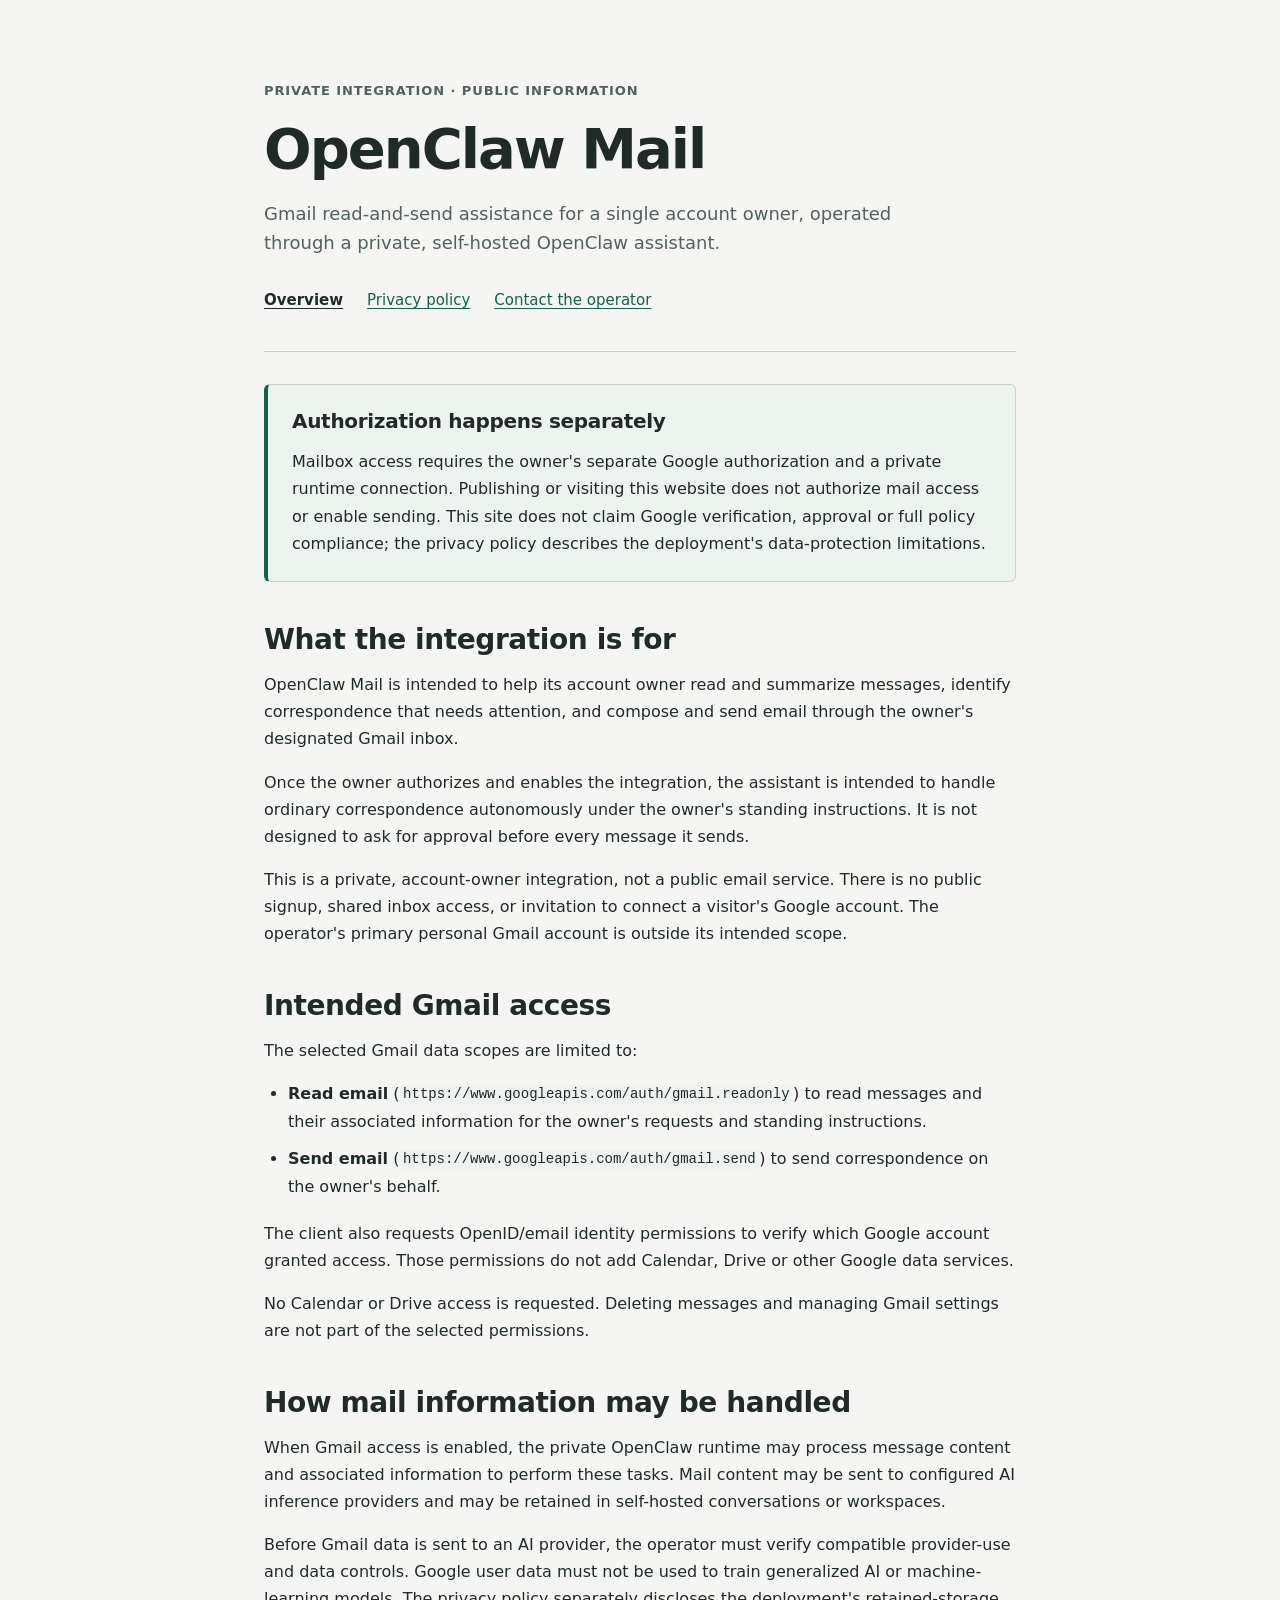
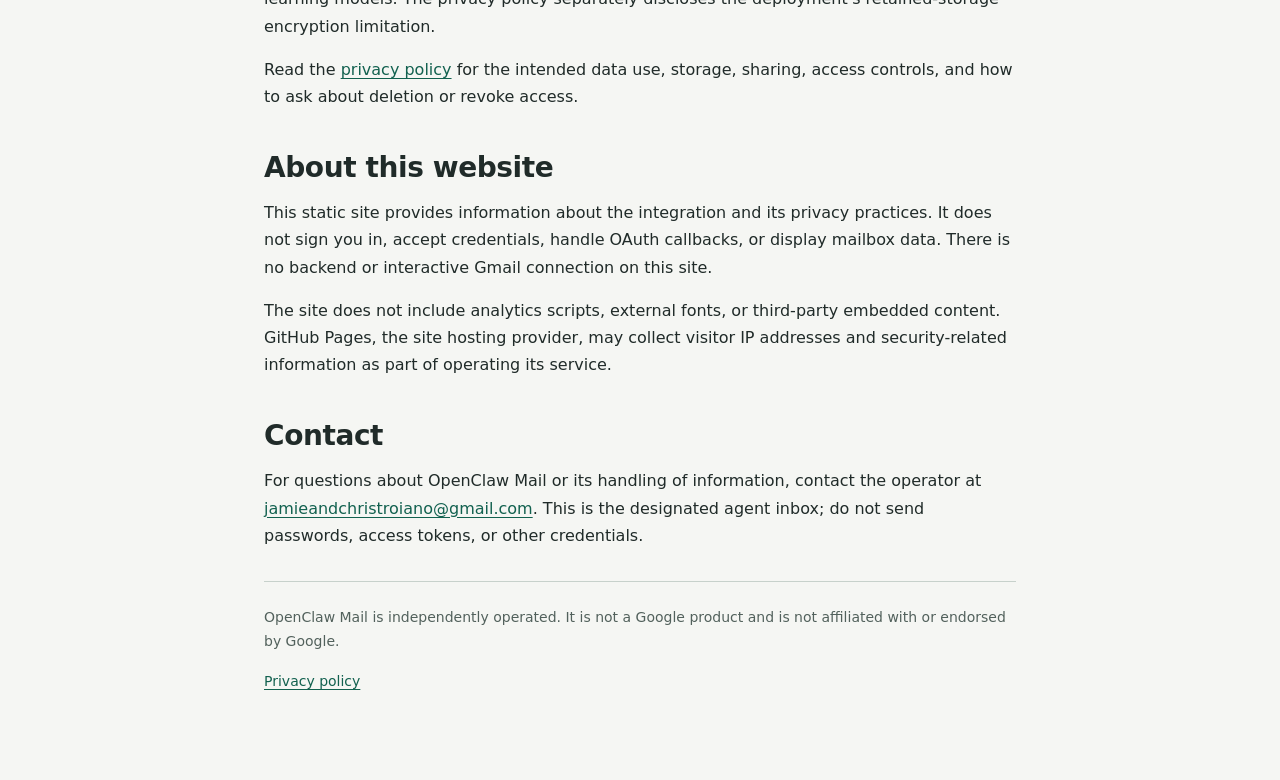
<file: index.html>
<!doctype html>
<html lang="en">
<head>
  <meta charset="utf-8">
  <meta name="viewport" content="width=device-width, initial-scale=1">
  <meta name="color-scheme" content="light dark">
  <meta name="description" content="Information about OpenClaw Mail, a private Gmail read-and-send integration for its account owner, and its privacy practices.">
  <title>OpenClaw Mail — private Gmail assistance</title>
  <link rel="stylesheet" href="assets/site.css">
</head>
<body>
  <a class="skip-link" href="#main">Skip to content</a>
  <div class="page">
    <header class="site-header">
      <p class="kicker">Private integration · public information</p>
      <h1>OpenClaw Mail</h1>
      <p class="lead">Gmail read-and-send assistance for a single account owner, operated through a private, self-hosted OpenClaw assistant.</p>
      <nav class="site-nav" aria-label="Site">
        <a href="./" aria-current="page">Overview</a>
        <a href="privacy/">Privacy policy</a>
        <a href="mailto:jamieandchristroiano@gmail.com">Contact the operator</a>
      </nav>
    </header>

    <main id="main" class="content">
      <aside class="notice" aria-labelledby="status-heading">
        <h2 id="status-heading">Authorization happens separately</h2>
        <p>Mailbox access requires the owner's separate Google authorization and a private runtime connection. Publishing or visiting this website does not authorize mail access or enable sending. This site does not claim Google verification, approval or full policy compliance; the privacy policy describes the deployment's data-protection limitations.</p>
      </aside>

      <section aria-labelledby="purpose-heading">
        <h2 id="purpose-heading">What the integration is for</h2>
        <p>OpenClaw Mail is intended to help its account owner read and summarize messages, identify correspondence that needs attention, and compose and send email through the owner's designated Gmail inbox.</p>
        <p>Once the owner authorizes and enables the integration, the assistant is intended to handle ordinary correspondence autonomously under the owner's standing instructions. It is not designed to ask for approval before every message it sends.</p>
        <p>This is a private, account-owner integration, not a public email service. There is no public signup, shared inbox access, or invitation to connect a visitor's Google account. The operator's primary personal Gmail account is outside its intended scope.</p>
      </section>

      <section aria-labelledby="access-heading">
        <h2 id="access-heading">Intended Gmail access</h2>
        <p>The selected Gmail data scopes are limited to:</p>
        <ul>
          <li><strong>Read email</strong> (<code>https://www.googleapis.com/auth/gmail.readonly</code>) to read messages and their associated information for the owner's requests and standing instructions.</li>
          <li><strong>Send email</strong> (<code>https://www.googleapis.com/auth/gmail.send</code>) to send correspondence on the owner's behalf.</li>
        </ul>
        <p>The client also requests OpenID/email identity permissions to verify which Google account granted access. Those permissions do not add Calendar, Drive or other Google data services.</p>
        <p>No Calendar or Drive access is requested. Deleting messages and managing Gmail settings are not part of the selected permissions.</p>
      </section>

      <section aria-labelledby="data-heading">
        <h2 id="data-heading">How mail information may be handled</h2>
        <p>When Gmail access is enabled, the private OpenClaw runtime may process message content and associated information to perform these tasks. Mail content may be sent to configured AI inference providers and may be retained in self-hosted conversations or workspaces.</p>
        <p>Before Gmail data is sent to an AI provider, the operator must verify compatible provider-use and data controls. Google user data must not be used to train generalized AI or machine-learning models. The privacy policy separately discloses the deployment's retained-storage encryption limitation.</p>
        <p>Read the <a href="privacy/">privacy policy</a> for the intended data use, storage, sharing, access controls, and how to ask about deletion or revoke access.</p>
      </section>

      <section aria-labelledby="site-heading">
        <h2 id="site-heading">About this website</h2>
        <p>This static site provides information about the integration and its privacy practices. It does not sign you in, accept credentials, handle OAuth callbacks, or display mailbox data. There is no backend or interactive Gmail connection on this site.</p>
        <p>The site does not include analytics scripts, external fonts, or third-party embedded content. GitHub Pages, the site hosting provider, may collect visitor IP addresses and security-related information as part of operating its service.</p>
      </section>

      <section aria-labelledby="contact-heading">
        <h2 id="contact-heading">Contact</h2>
        <p>For questions about OpenClaw Mail or its handling of information, contact the operator at <a href="mailto:jamieandchristroiano@gmail.com">jamieandchristroiano@gmail.com</a>. This is the designated agent inbox; do not send passwords, access tokens, or other credentials.</p>
      </section>
    </main>

    <footer class="site-footer">
      <p>OpenClaw Mail is independently operated. It is not a Google product and is not affiliated with or endorsed by Google.</p>
      <p><a href="privacy/">Privacy policy</a></p>
    </footer>
  </div>
</body>
</html>
</file>
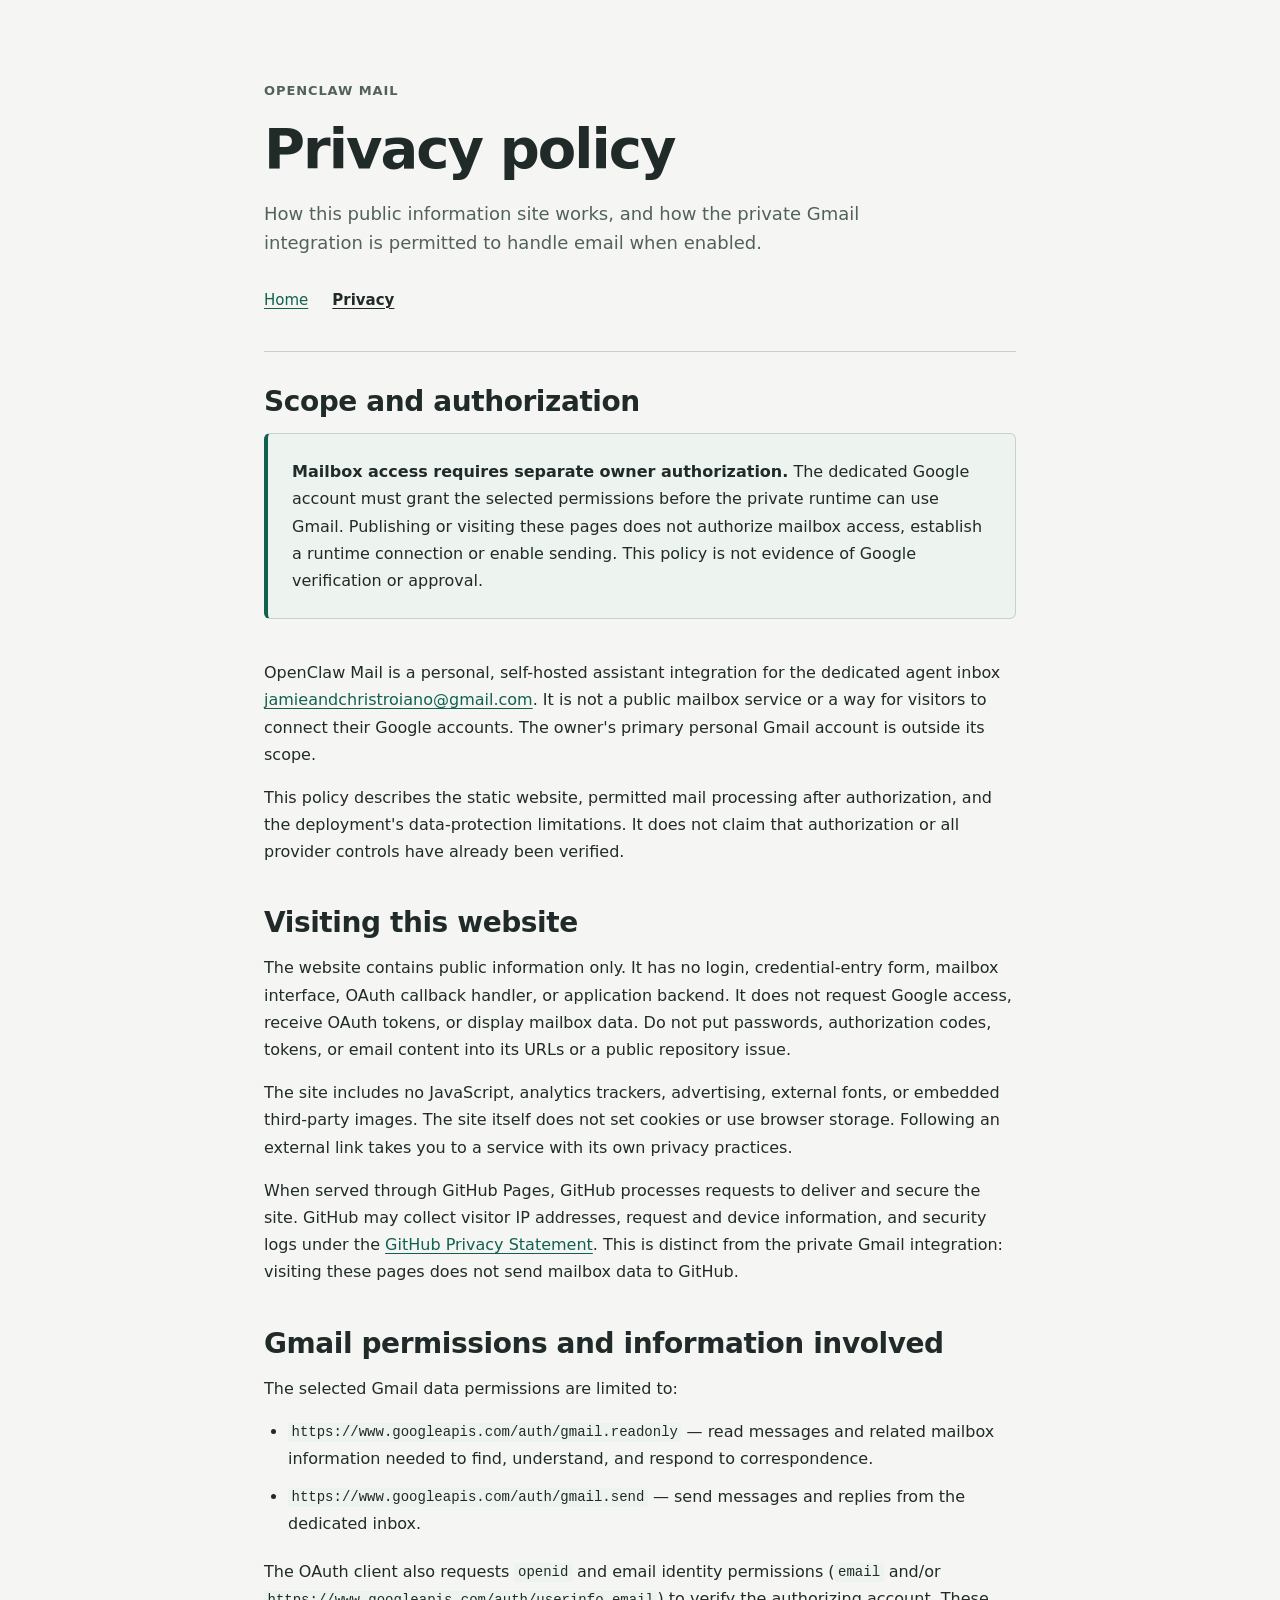
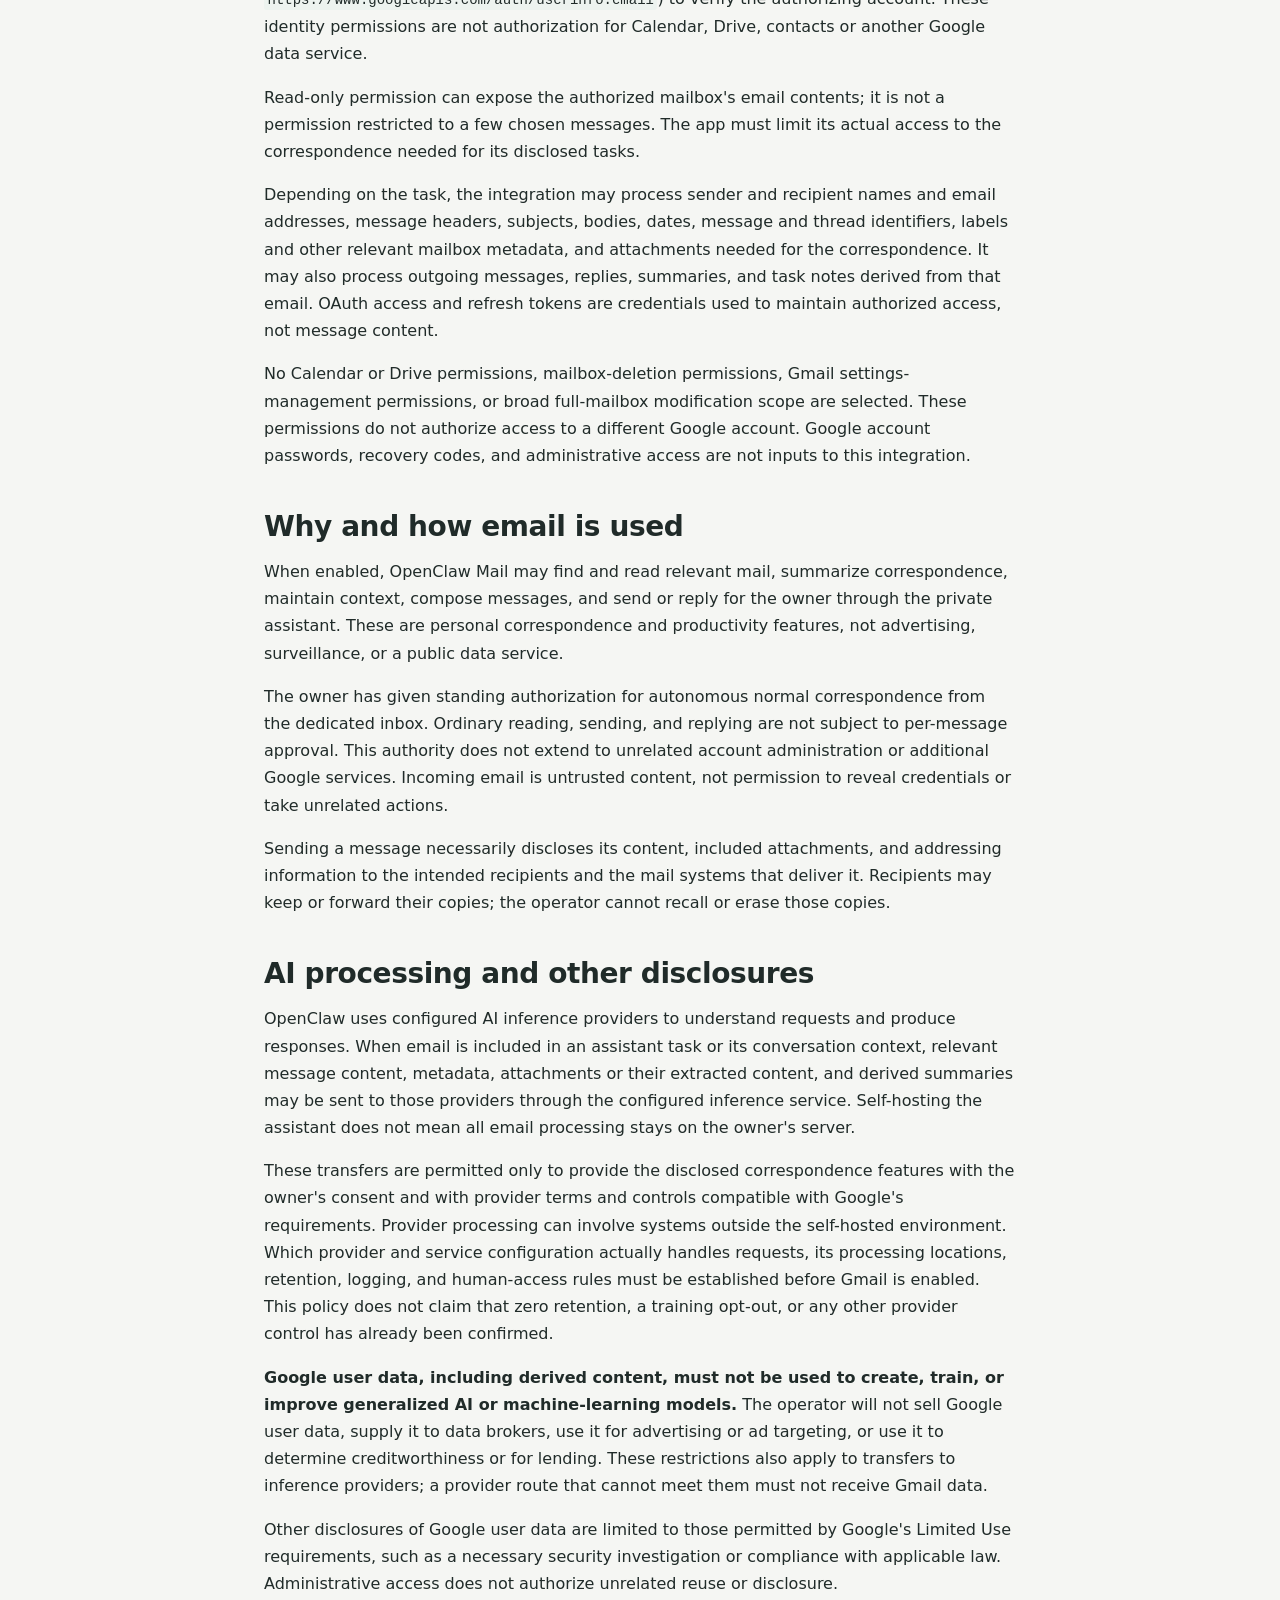
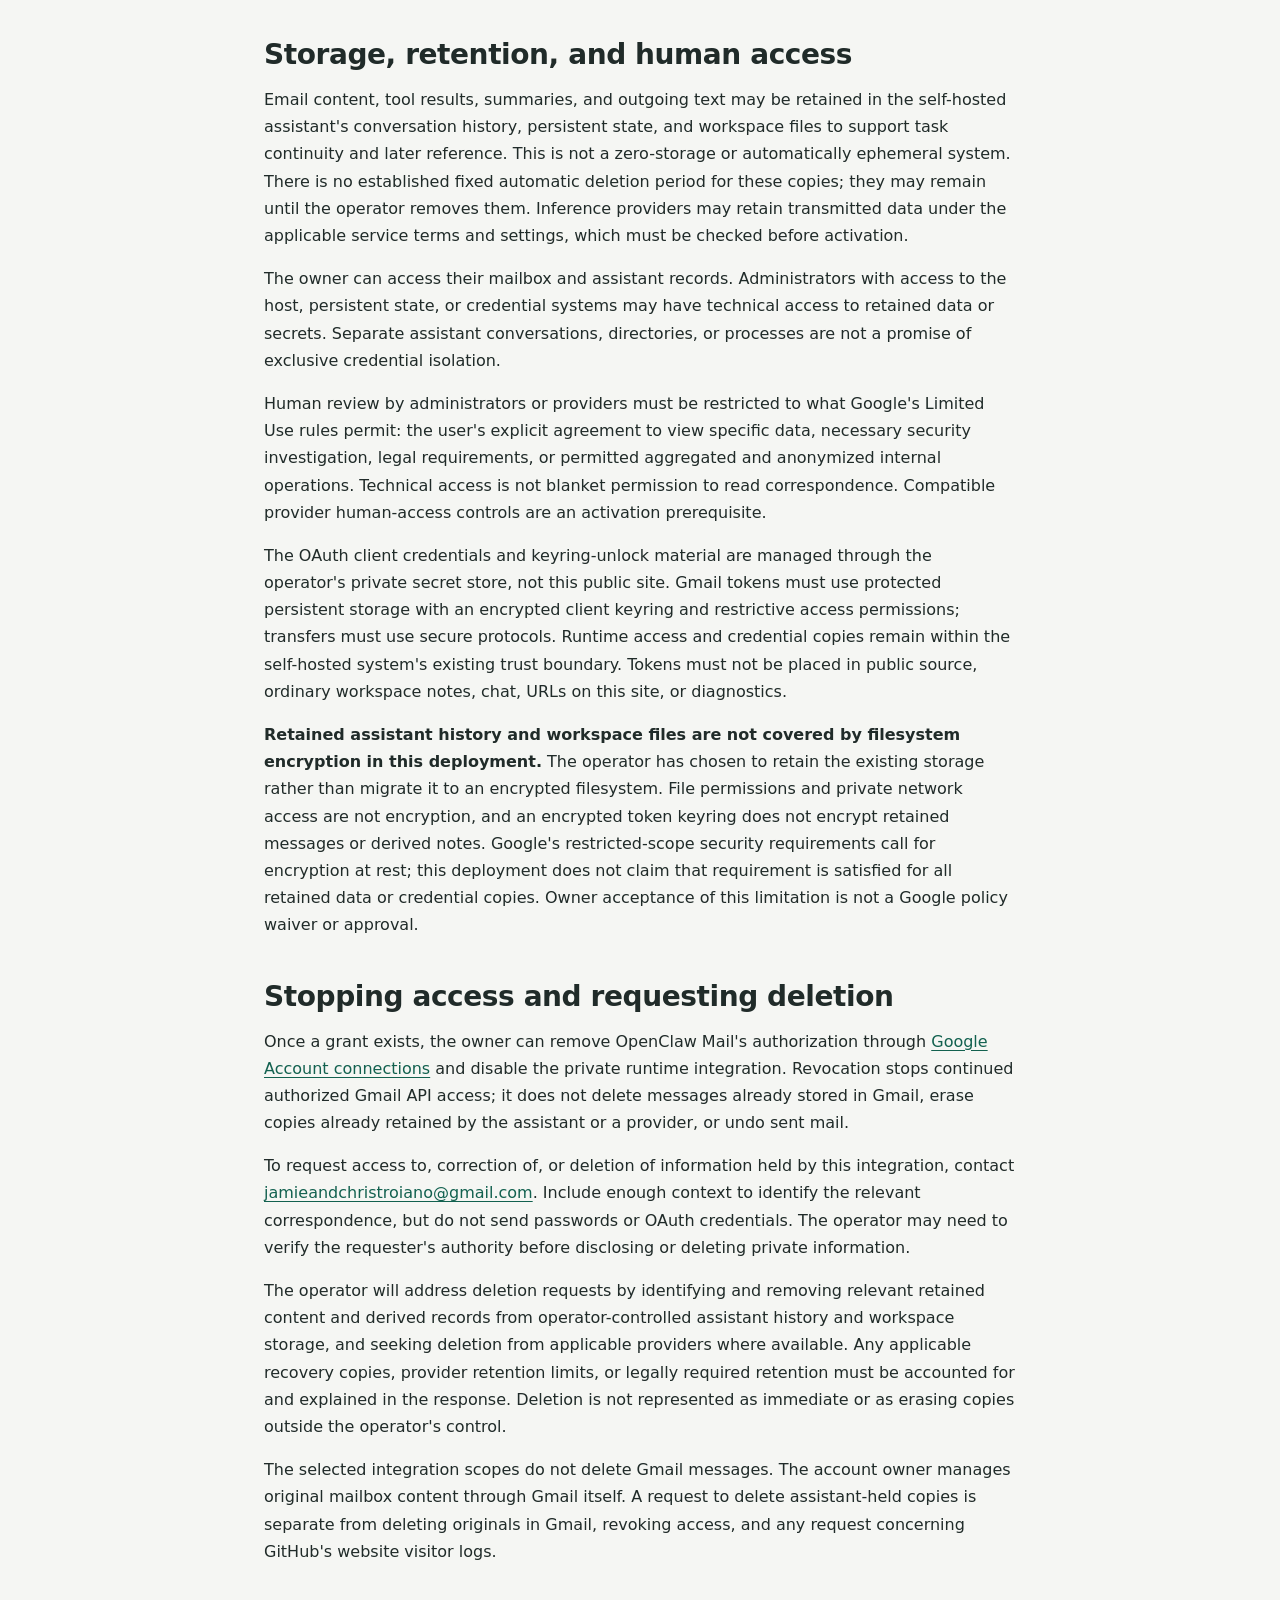
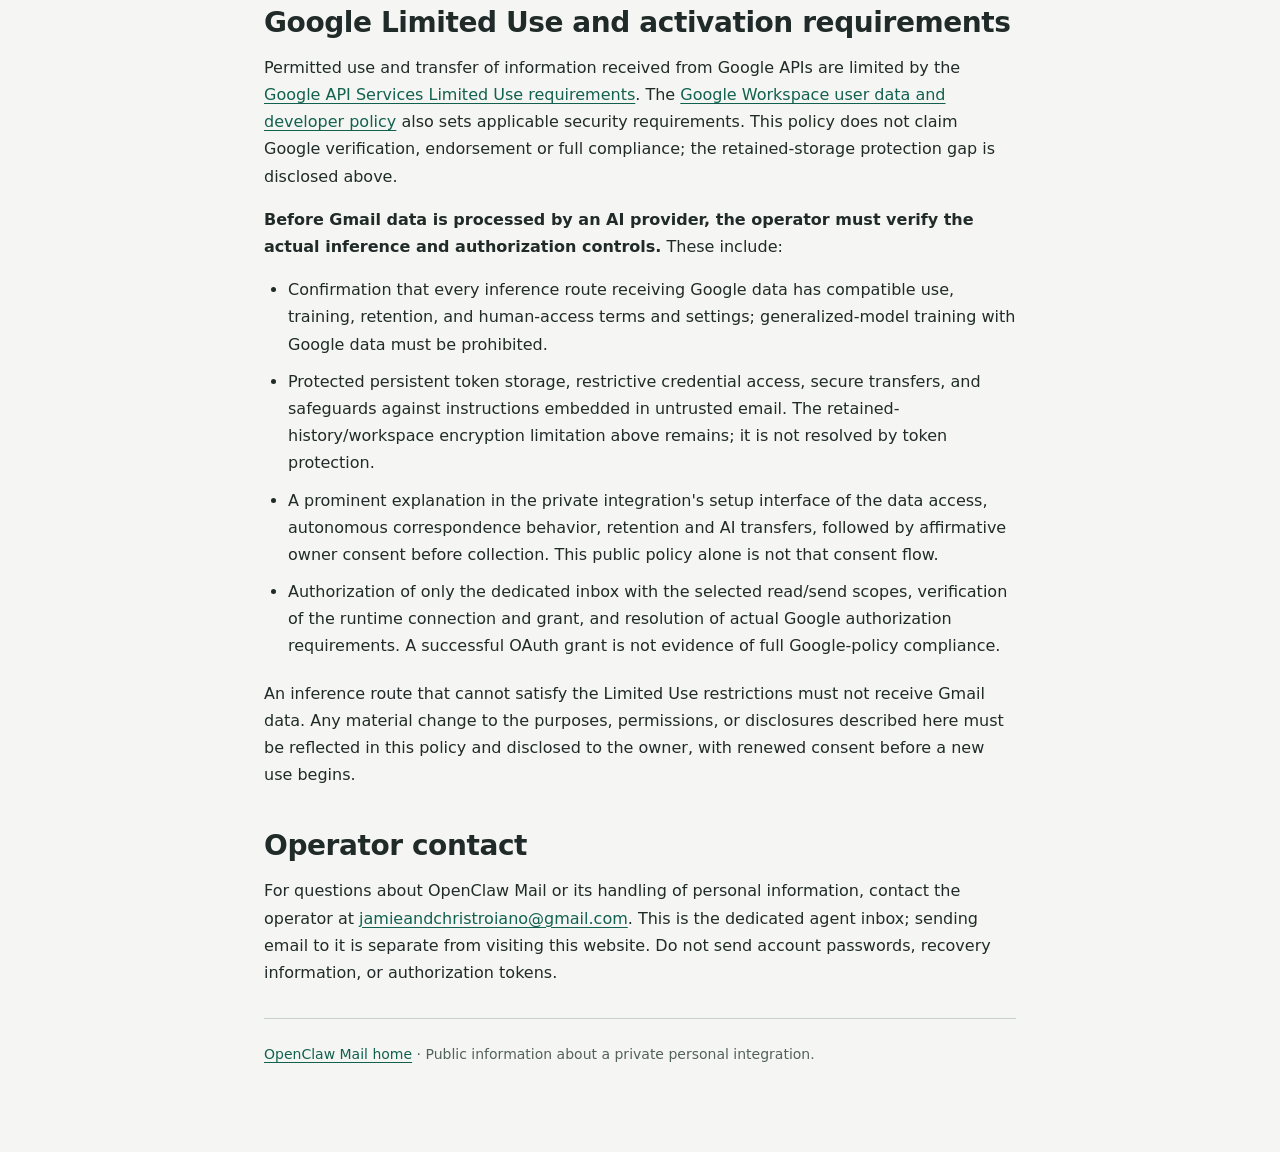
<file: privacy/index.html>
<!doctype html>
<html lang="en">
<head>
  <meta charset="utf-8">
  <meta name="viewport" content="width=device-width, initial-scale=1">
  <meta name="description" content="Privacy policy for OpenClaw Mail, a private personal Gmail integration, and its public informational website.">
  <title>Privacy policy · OpenClaw Mail</title>
  <link rel="stylesheet" href="../assets/site.css">
</head>
<body>
  <a class="skip-link" href="#main">Skip to content</a>
  <div class="page">
    <header class="site-header">
      <p class="kicker">OpenClaw Mail</p>
      <h1>Privacy policy</h1>
      <p class="lead">How this public information site works, and how the private Gmail integration is permitted to handle email when enabled.</p>
      <nav class="site-nav" aria-label="Site">
        <a href="../">Home</a>
        <a href="./" aria-current="page">Privacy</a>
      </nav>
    </header>

    <main id="main" class="content">
      <section aria-labelledby="status-heading">
        <h2 id="status-heading">Scope and authorization</h2>
        <div class="notice">
          <p><strong>Mailbox access requires separate owner authorization.</strong> The dedicated Google account must grant the selected permissions before the private runtime can use Gmail. Publishing or visiting these pages does not authorize mailbox access, establish a runtime connection or enable sending. This policy is not evidence of Google verification or approval.</p>
        </div>
        <p>OpenClaw Mail is a personal, self-hosted assistant integration for the dedicated agent inbox <a href="mailto:jamieandchristroiano@gmail.com">jamieandchristroiano@gmail.com</a>. It is not a public mailbox service or a way for visitors to connect their Google accounts. The owner's primary personal Gmail account is outside its scope.</p>
        <p>This policy describes the static website, permitted mail processing after authorization, and the deployment's data-protection limitations. It does not claim that authorization or all provider controls have already been verified.</p>
      </section>

      <section aria-labelledby="website-heading">
        <h2 id="website-heading">Visiting this website</h2>
        <p>The website contains public information only. It has no login, credential-entry form, mailbox interface, OAuth callback handler, or application backend. It does not request Google access, receive OAuth tokens, or display mailbox data. Do not put passwords, authorization codes, tokens, or email content into its URLs or a public repository issue.</p>
        <p>The site includes no JavaScript, analytics trackers, advertising, external fonts, or embedded third-party images. The site itself does not set cookies or use browser storage. Following an external link takes you to a service with its own privacy practices.</p>
        <p>When served through GitHub Pages, GitHub processes requests to deliver and secure the site. GitHub may collect visitor IP addresses, request and device information, and security logs under the <a href="https://docs.github.com/en/site-policy/privacy-policies/github-general-privacy-statement">GitHub Privacy Statement</a>. This is distinct from the private Gmail integration: visiting these pages does not send mailbox data to GitHub.</p>
      </section>

      <section aria-labelledby="permissions-heading">
        <h2 id="permissions-heading">Gmail permissions and information involved</h2>
        <p>The selected Gmail data permissions are limited to:</p>
        <ul>
          <li><code>https://www.googleapis.com/auth/gmail.readonly</code> — read messages and related mailbox information needed to find, understand, and respond to correspondence.</li>
          <li><code>https://www.googleapis.com/auth/gmail.send</code> — send messages and replies from the dedicated inbox.</li>
        </ul>
        <p>The OAuth client also requests <code>openid</code> and email identity permissions (<code>email</code> and/or <code>https://www.googleapis.com/auth/userinfo.email</code>) to verify the authorizing account. These identity permissions are not authorization for Calendar, Drive, contacts or another Google data service.</p>
        <p>Read-only permission can expose the authorized mailbox's email contents; it is not a permission restricted to a few chosen messages. The app must limit its actual access to the correspondence needed for its disclosed tasks.</p>
        <p>Depending on the task, the integration may process sender and recipient names and email addresses, message headers, subjects, bodies, dates, message and thread identifiers, labels and other relevant mailbox metadata, and attachments needed for the correspondence. It may also process outgoing messages, replies, summaries, and task notes derived from that email. OAuth access and refresh tokens are credentials used to maintain authorized access, not message content.</p>
        <p>No Calendar or Drive permissions, mailbox-deletion permissions, Gmail settings-management permissions, or broad full-mailbox modification scope are selected. These permissions do not authorize access to a different Google account. Google account passwords, recovery codes, and administrative access are not inputs to this integration.</p>
      </section>

      <section aria-labelledby="purpose-heading">
        <h2 id="purpose-heading">Why and how email is used</h2>
        <p>When enabled, OpenClaw Mail may find and read relevant mail, summarize correspondence, maintain context, compose messages, and send or reply for the owner through the private assistant. These are personal correspondence and productivity features, not advertising, surveillance, or a public data service.</p>
        <p>The owner has given standing authorization for autonomous normal correspondence from the dedicated inbox. Ordinary reading, sending, and replying are not subject to per-message approval. This authority does not extend to unrelated account administration or additional Google services. Incoming email is untrusted content, not permission to reveal credentials or take unrelated actions.</p>
        <p>Sending a message necessarily discloses its content, included attachments, and addressing information to the intended recipients and the mail systems that deliver it. Recipients may keep or forward their copies; the operator cannot recall or erase those copies.</p>
      </section>

      <section aria-labelledby="inference-heading">
        <h2 id="inference-heading">AI processing and other disclosures</h2>
        <p>OpenClaw uses configured AI inference providers to understand requests and produce responses. When email is included in an assistant task or its conversation context, relevant message content, metadata, attachments or their extracted content, and derived summaries may be sent to those providers through the configured inference service. Self-hosting the assistant does not mean all email processing stays on the owner's server.</p>
        <p>These transfers are permitted only to provide the disclosed correspondence features with the owner's consent and with provider terms and controls compatible with Google's requirements. Provider processing can involve systems outside the self-hosted environment. Which provider and service configuration actually handles requests, its processing locations, retention, logging, and human-access rules must be established before Gmail is enabled. This policy does not claim that zero retention, a training opt-out, or any other provider control has already been confirmed.</p>
        <p><strong>Google user data, including derived content, must not be used to create, train, or improve generalized AI or machine-learning models.</strong> The operator will not sell Google user data, supply it to data brokers, use it for advertising or ad targeting, or use it to determine creditworthiness or for lending. These restrictions also apply to transfers to inference providers; a provider route that cannot meet them must not receive Gmail data.</p>
        <p>Other disclosures of Google user data are limited to those permitted by Google's Limited Use requirements, such as a necessary security investigation or compliance with applicable law. Administrative access does not authorize unrelated reuse or disclosure.</p>
      </section>

      <section aria-labelledby="storage-heading">
        <h2 id="storage-heading">Storage, retention, and human access</h2>
        <p>Email content, tool results, summaries, and outgoing text may be retained in the self-hosted assistant's conversation history, persistent state, and workspace files to support task continuity and later reference. This is not a zero-storage or automatically ephemeral system. There is no established fixed automatic deletion period for these copies; they may remain until the operator removes them. Inference providers may retain transmitted data under the applicable service terms and settings, which must be checked before activation.</p>
        <p>The owner can access their mailbox and assistant records. Administrators with access to the host, persistent state, or credential systems may have technical access to retained data or secrets. Separate assistant conversations, directories, or processes are not a promise of exclusive credential isolation.</p>
        <p>Human review by administrators or providers must be restricted to what Google's Limited Use rules permit: the user's explicit agreement to view specific data, necessary security investigation, legal requirements, or permitted aggregated and anonymized internal operations. Technical access is not blanket permission to read correspondence. Compatible provider human-access controls are an activation prerequisite.</p>
        <p>The OAuth client credentials and keyring-unlock material are managed through the operator's private secret store, not this public site. Gmail tokens must use protected persistent storage with an encrypted client keyring and restrictive access permissions; transfers must use secure protocols. Runtime access and credential copies remain within the self-hosted system's existing trust boundary. Tokens must not be placed in public source, ordinary workspace notes, chat, URLs on this site, or diagnostics.</p>
        <p><strong>Retained assistant history and workspace files are not covered by filesystem encryption in this deployment.</strong> The operator has chosen to retain the existing storage rather than migrate it to an encrypted filesystem. File permissions and private network access are not encryption, and an encrypted token keyring does not encrypt retained messages or derived notes. Google's restricted-scope security requirements call for encryption at rest; this deployment does not claim that requirement is satisfied for all retained data or credential copies. Owner acceptance of this limitation is not a Google policy waiver or approval.</p>
      </section>

      <section aria-labelledby="control-heading">
        <h2 id="control-heading">Stopping access and requesting deletion</h2>
        <p>Once a grant exists, the owner can remove OpenClaw Mail's authorization through <a href="https://myaccount.google.com/connections">Google Account connections</a> and disable the private runtime integration. Revocation stops continued authorized Gmail API access; it does not delete messages already stored in Gmail, erase copies already retained by the assistant or a provider, or undo sent mail.</p>
        <p>To request access to, correction of, or deletion of information held by this integration, contact <a href="mailto:jamieandchristroiano@gmail.com">jamieandchristroiano@gmail.com</a>. Include enough context to identify the relevant correspondence, but do not send passwords or OAuth credentials. The operator may need to verify the requester's authority before disclosing or deleting private information.</p>
        <p>The operator will address deletion requests by identifying and removing relevant retained content and derived records from operator-controlled assistant history and workspace storage, and seeking deletion from applicable providers where available. Any applicable recovery copies, provider retention limits, or legally required retention must be accounted for and explained in the response. Deletion is not represented as immediate or as erasing copies outside the operator's control.</p>
        <p>The selected integration scopes do not delete Gmail messages. The account owner manages original mailbox content through Gmail itself. A request to delete assistant-held copies is separate from deleting originals in Gmail, revoking access, and any request concerning GitHub's website visitor logs.</p>
      </section>

      <section aria-labelledby="limited-use-heading">
        <h2 id="limited-use-heading">Google Limited Use and activation requirements</h2>
        <p>Permitted use and transfer of information received from Google APIs are limited by the <a href="https://developers.google.com/terms/api-services-user-data-policy#additional_requirements_for_specific_api_scopes">Google API Services Limited Use requirements</a>. The <a href="https://developers.google.com/workspace/workspace-api-user-data-developer-policy">Google Workspace user data and developer policy</a> also sets applicable security requirements. This policy does not claim Google verification, endorsement or full compliance; the retained-storage protection gap is disclosed above.</p>
        <p><strong>Before Gmail data is processed by an AI provider, the operator must verify the actual inference and authorization controls.</strong> These include:</p>
        <ul>
          <li>Confirmation that every inference route receiving Google data has compatible use, training, retention, and human-access terms and settings; generalized-model training with Google data must be prohibited.</li>
          <li>Protected persistent token storage, restrictive credential access, secure transfers, and safeguards against instructions embedded in untrusted email. The retained-history/workspace encryption limitation above remains; it is not resolved by token protection.</li>
          <li>A prominent explanation in the private integration's setup interface of the data access, autonomous correspondence behavior, retention and AI transfers, followed by affirmative owner consent before collection. This public policy alone is not that consent flow.</li>
          <li>Authorization of only the dedicated inbox with the selected read/send scopes, verification of the runtime connection and grant, and resolution of actual Google authorization requirements. A successful OAuth grant is not evidence of full Google-policy compliance.</li>
        </ul>
        <p>An inference route that cannot satisfy the Limited Use restrictions must not receive Gmail data. Any material change to the purposes, permissions, or disclosures described here must be reflected in this policy and disclosed to the owner, with renewed consent before a new use begins.</p>
      </section>

      <section aria-labelledby="contact-heading">
        <h2 id="contact-heading">Operator contact</h2>
        <p>For questions about OpenClaw Mail or its handling of personal information, contact the operator at <a href="mailto:jamieandchristroiano@gmail.com">jamieandchristroiano@gmail.com</a>. This is the dedicated agent inbox; sending email to it is separate from visiting this website. Do not send account passwords, recovery information, or authorization tokens.</p>
      </section>
    </main>

    <footer class="site-footer">
      <p><a href="../">OpenClaw Mail home</a> · Public information about a private personal integration.</p>
    </footer>
  </div>
</body>
</html>
</file>
<file: assets/site.css>
:root {
  color-scheme: light dark;
  --background: #f5f6f3;
  --surface: #ffffff;
  --text: #202b29;
  --muted: #52615c;
  --link: #12614f;
  --border: #c7d1cb;
  --notice: #edf3ef;
  --focus: #9a4100;
  font-family: system-ui, -apple-system, BlinkMacSystemFont, "Segoe UI", sans-serif;
  font-size: 100%;
  line-height: 1.7;
  -webkit-text-size-adjust: 100%;
}

* {
  box-sizing: border-box;
}

body {
  margin: 0;
  background: var(--background);
  color: var(--text);
}

.page {
  width: min(100%, 54rem);
  margin-inline: auto;
  padding: clamp(1.25rem, 5vw, 3.5rem);
  overflow-wrap: anywhere;
}

.site-header {
  padding-block: 1.5rem 2rem;
  border-bottom: 1px solid var(--border);
}

.kicker {
  margin: 0 0 0.75rem;
  color: var(--muted);
  font-size: 0.8125rem;
  font-weight: 650;
  letter-spacing: 0.07em;
  text-transform: uppercase;
}

h1,
h2,
h3 {
  line-height: 1.25;
  text-wrap: balance;
}

h1 {
  margin: 0 0 1rem;
  font-size: clamp(2.25rem, 7vw, 3.5rem);
  letter-spacing: -0.035em;
}

h2 {
  margin: 0 0 0.875rem;
  font-size: clamp(1.4rem, 4vw, 1.75rem);
  letter-spacing: -0.015em;
}

h3 {
  margin: 1.75rem 0 0.75rem;
  font-size: 1.125rem;
}

p {
  margin: 0 0 1rem;
}

.lead {
  max-width: 40rem;
  margin-bottom: 1.5rem;
  color: var(--muted);
  font-size: 1.125rem;
  line-height: 1.6;
}

a {
  color: var(--link);
  text-decoration-thickness: 0.08em;
  text-underline-offset: 0.18em;
}

a:hover {
  text-decoration-thickness: 0.15em;
}

:focus-visible {
  outline: 3px solid var(--focus);
  outline-offset: 4px;
  border-radius: 2px;
}

.site-nav {
  display: flex;
  flex-wrap: wrap;
  column-gap: 1.5rem;
  row-gap: 0.5rem;
  font-size: 0.9375rem;
}

.site-nav a {
  display: inline-block;
  padding-block: 0.375rem;
}

.site-nav [aria-current="page"] {
  color: var(--text);
  font-weight: 650;
}

.content {
  padding-block: 2rem;
}

.content > section + section {
  margin-top: 2.5rem;
}

.content > section > :last-child,
.notice > :last-child,
.site-footer > :last-child {
  margin-bottom: 0;
}

.notice {
  margin: 0 0 2.5rem;
  padding: clamp(1rem, 4vw, 1.5rem);
  border: 1px solid var(--border);
  border-inline-start: 4px solid var(--link);
  border-radius: 0.375rem;
  background: var(--notice);
}

.notice h2 {
  font-size: 1.25rem;
}

ul,
ol {
  margin: 0 0 1.25rem;
  padding-inline-start: 1.5rem;
}

li + li {
  margin-top: 0.625rem;
}

li > ul,
li > ol {
  margin-top: 0.625rem;
}

code {
  padding: 0.1em 0.25em;
  border-radius: 0.2rem;
  background: var(--notice);
  font-family: ui-monospace, SFMono-Regular, Consolas, monospace;
  font-size: 0.875em;
  white-space: normal;
  overflow-wrap: anywhere;
}

pre {
  max-width: 100%;
  padding: 1rem;
  overflow-x: auto;
  border: 1px solid var(--border);
  background: var(--notice);
}

pre code {
  padding: 0;
  white-space: pre-wrap;
}

blockquote {
  margin: 1.5rem 0;
  padding-inline-start: 1.25rem;
  border-inline-start: 3px solid var(--border);
  color: var(--muted);
}

dt {
  margin-top: 1rem;
  font-weight: 650;
}

dd {
  margin-inline-start: 1.25rem;
}

.muted {
  color: var(--muted);
}

.site-footer {
  padding-block: 1.5rem 2rem;
  border-top: 1px solid var(--border);
  color: var(--muted);
  font-size: 0.875rem;
}

.skip-link {
  position: absolute;
  top: 0.75rem;
  left: 0.75rem;
  z-index: 1;
  max-width: calc(100% - 1.5rem);
  padding: 0.625rem 1rem;
  transform: translateY(-200%);
  background: var(--surface);
  overflow-wrap: anywhere;
}

.skip-link:focus {
  transform: translateY(0);
}

@media (prefers-color-scheme: dark) {
  :root {
    --background: #151c19;
    --surface: #202a25;
    --text: #e4eae6;
    --muted: #b2c1b8;
    --link: #8cd9b7;
    --border: #46594d;
    --notice: #202e26;
    --focus: #ffd099;
  }
}

@media print {
  :root {
    --background: #ffffff;
    --surface: #ffffff;
    --text: #000000;
    --muted: #333333;
    --link: #000000;
    --border: #777777;
    --notice: #ffffff;
  }

  .page {
    width: 100%;
    padding: 0;
  }

  .skip-link {
    display: none;
  }

  h2,
  h3 {
    break-after: avoid;
  }
}
</file>
